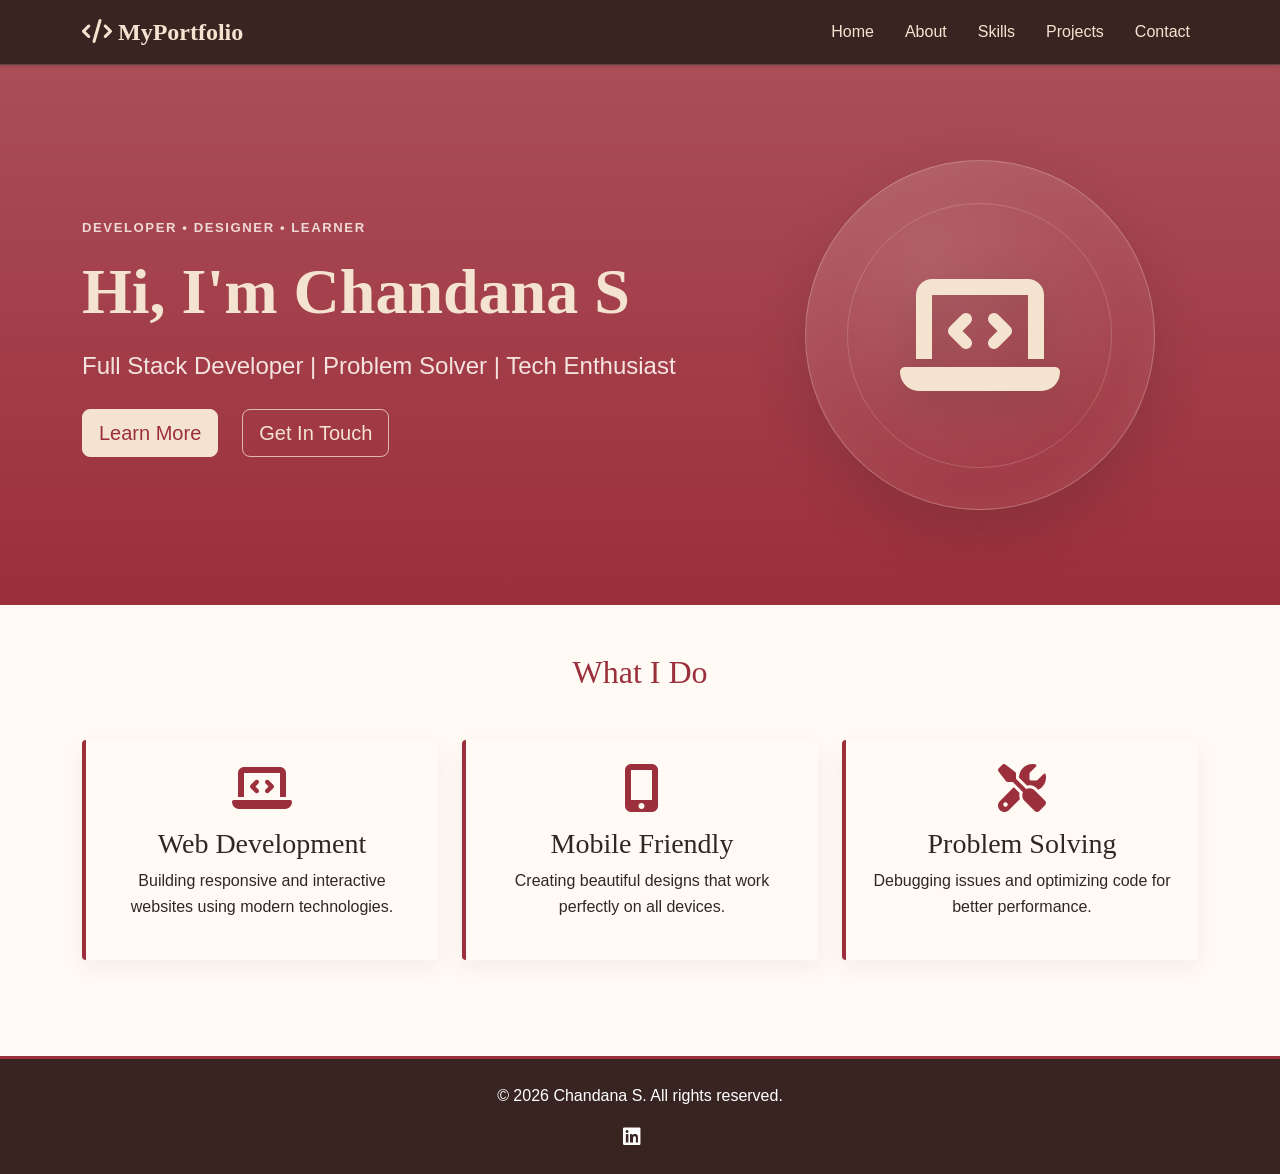
<file: index.html>
<!DOCTYPE html>
<html lang="en">
<head>
    <meta charset="UTF-8">
    <meta name="viewport" content="width=device-width, initial-scale=1.0">
    <title>Chandana S - Full Stack Developer | Portfolio</title>
    <link href="https://cdn.jsdelivr.net/npm/bootstrap@5.3.0/dist/css/bootstrap.min.css" rel="stylesheet">
    <link rel="stylesheet" href="https://cdnjs.cloudflare.com/ajax/libs/font-awesome/6.4.0/css/all.min.css">
    <link rel="stylesheet" href="style.css">
</head>
<body>
    <!-- ============ NAVIGATION BAR ============ -->
    <nav class="navbar navbar-expand-lg navbar-dark bg-dark sticky-top">
        <div class="container">
            <a class="navbar-brand fw-bold" href="index.html">
                <i class="fas fa-code"></i> MyPortfolio
            </a>
            <button class="navbar-toggler" type="button" data-bs-toggle="collapse" data-bs-target="#navbarNav">
                <span class="navbar-toggler-icon"></span>
            </button>
            
            <div class="collapse navbar-collapse" id="navbarNav">
                <ul class="navbar-nav ms-auto">
                    <li class="nav-item"><a class="nav-link active" href="index.html">Home</a></li>
                    <li class="nav-item"><a class="nav-link" href="about.html">About</a></li>
                    <li class="nav-item"><a class="nav-link" href="skills.html">Skills</a></li>
                    <li class="nav-item"><a class="nav-link" href="project.html">Projects</a></li>
                    <li class="nav-item"><a class="nav-link" href="contact.html">Contact</a></li>
                </ul>
            </div>
        </div>
    </nav>
    <section class="hero-section bg-gradient text-white d-flex align-items-center">
        <div class="container">
            <div class="row align-items-center g-5">
                <div class="col-lg-7 text-lg-start text-center">
                    <span class="eyebrow">Developer • Designer • Learner</span>
                    <h1 class="display-4 fw-bold mb-3">Hi, I'm Chandana S</h1>
                    <p class="lead mb-4">Full Stack Developer | Problem Solver | Tech Enthusiast</p>
                    <div class="hero-buttons">
                        <a href="about.html" class="btn btn-primary btn-lg me-2">Learn More</a>
                        <a href="contact.html" class="btn btn-outline-light btn-lg">Get In Touch</a>
                    </div>
                </div>
                <div class="col-lg-5">
                    <div class="hero-visual" role="img" aria-label="Developer icon">
                        <i class="fas fa-laptop-code hero-icon" aria-hidden="true"></i>
                    </div>
                </div>
            </div>
        </div>
    </section>
    <section class="features-section py-5">
        <div class="container">
            <h2 class="text-center mb-5">What I Do</h2>
            <div class="row g-4">
                <div class="col-md-4">
                    <div class="feature-card text-center p-4">
                        <i class="fas fa-laptop-code feature-icon"></i>
                        <h3>Web Development</h3>
                        <p>Building responsive and interactive websites using modern technologies.</p>
                    </div>
                </div>
                <div class="col-md-4">
                    <div class="feature-card text-center p-4">
                        <i class="fas fa-mobile-alt feature-icon"></i>
                        <h3>Mobile Friendly</h3>
                        <p>Creating beautiful designs that work perfectly on all devices.</p>
                    </div>
                </div>
                <div class="col-md-4">
                    <div class="feature-card text-center p-4">
                        <i class="fas fa-tools feature-icon"></i>
                        <h3>Problem Solving</h3>
                        <p>Debugging issues and optimizing code for better performance.</p>
                    </div>
                </div>
            </div>
        </div>
    </section>
    <footer class="bg-dark text-white py-4 mt-5">
        <div class="container text-center">
            <p>&copy; 2026 Chandana S. All rights reserved.</p>
            <div class="social-links mt-3">
                <a href="https://www.linkedin.com/in/chandanas27" target="_blank" rel="noopener noreferrer" class="text-white me-3" aria-label="LinkedIn"><i class="fab fa-linkedin fa-lg"></i></a>
            </div>
        </div>
    </footer>

  
    <script src="https://cdn.jsdelivr.net/npm/bootstrap@5.3.0/dist/js/bootstrap.bundle.min.js"></script>
    
    <script src="script.js"></script>
</body>
</html>
</file>
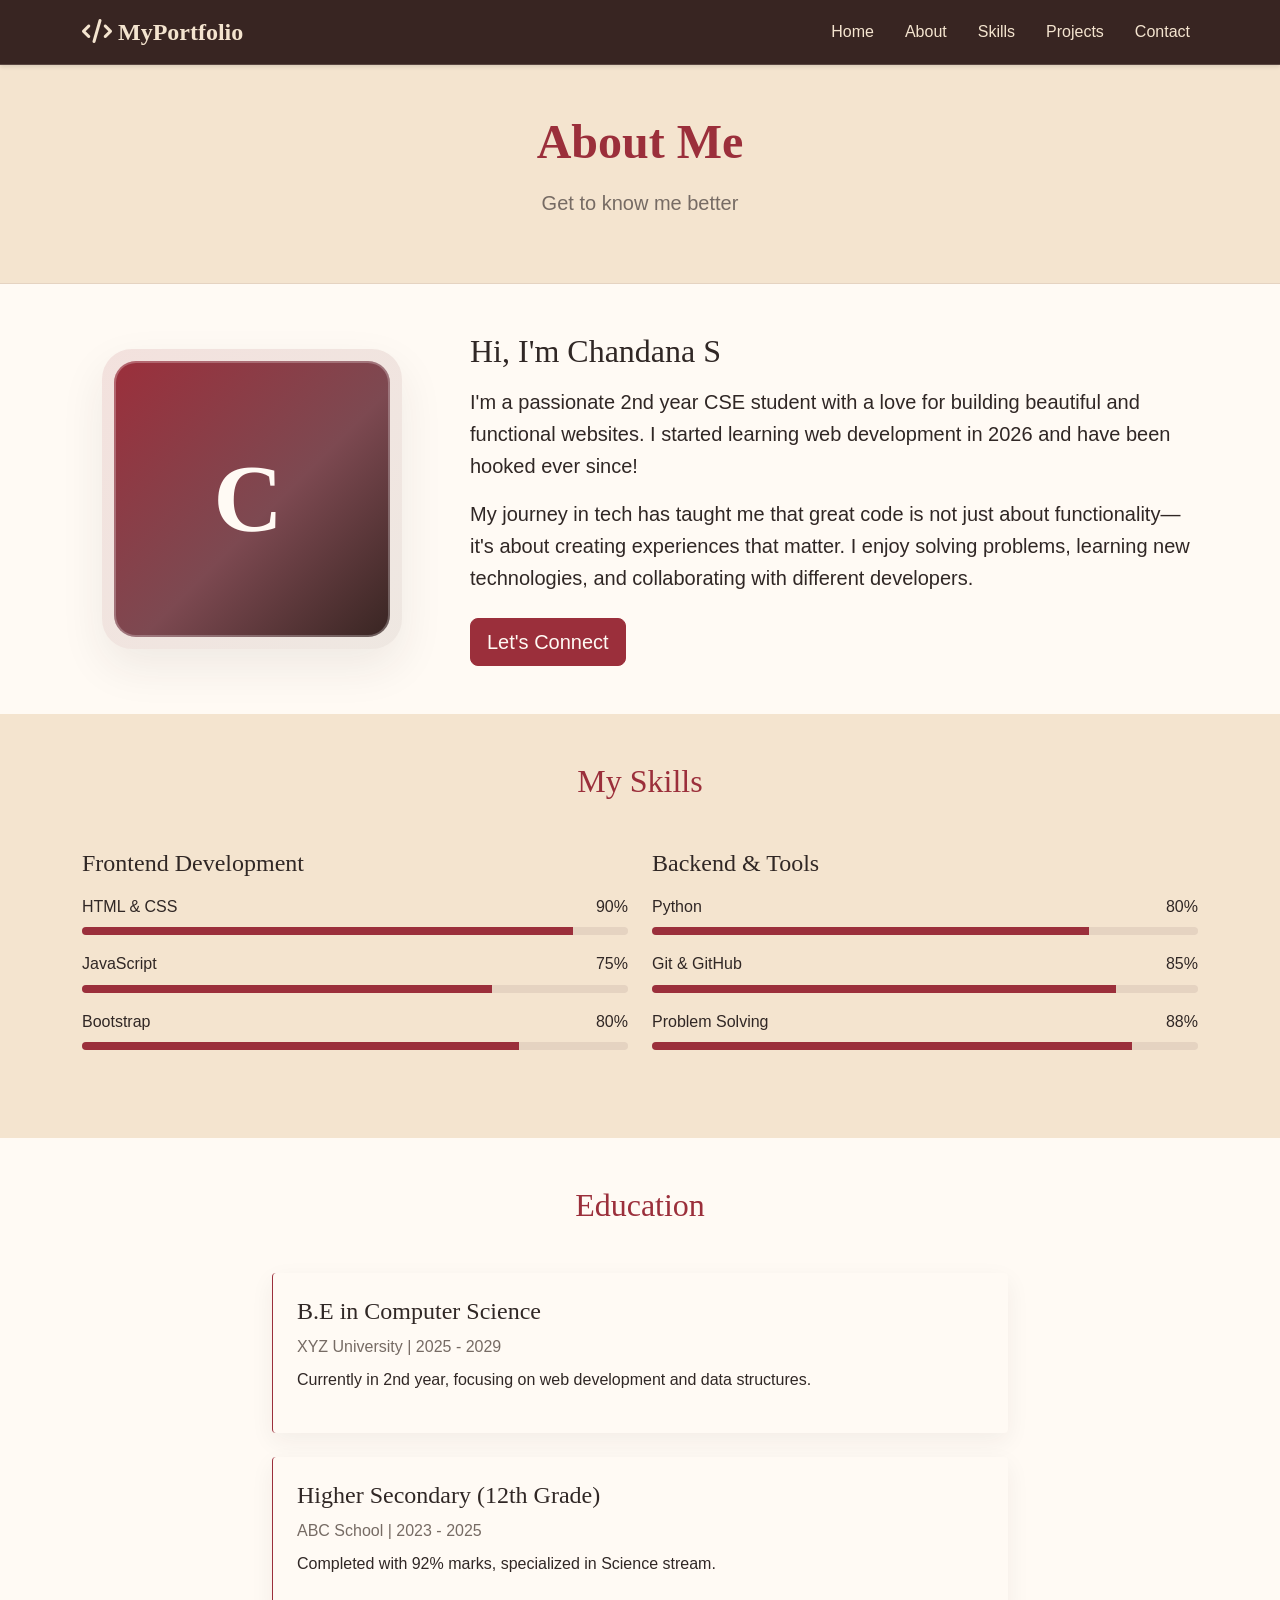
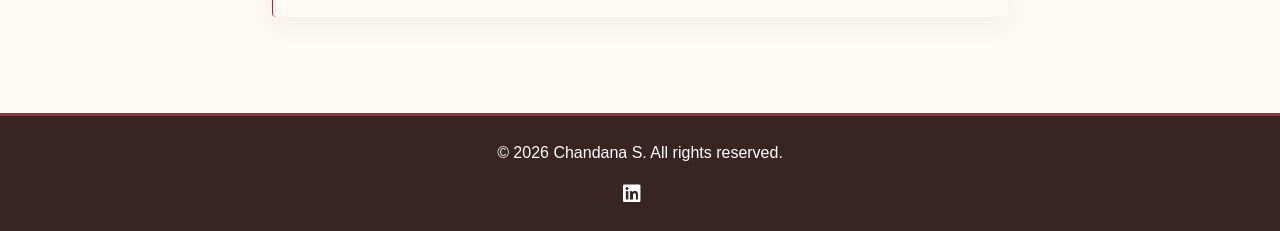
<file: about.html>
<!DOCTYPE html>
<html lang="en">
<head>
    <meta charset="UTF-8">
    <meta name="viewport" content="width=device-width, initial-scale=1.0">
    <title>About Me - Chandana S | Portfolio</title>
    <link href="https://cdn.jsdelivr.net/npm/bootstrap@5.3.0/dist/css/bootstrap.min.css" rel="stylesheet">
    <link rel="stylesheet" href="https://cdnjs.cloudflare.com/ajax/libs/font-awesome/6.4.0/css/all.min.css">
    <link rel="stylesheet" href="style.css">
</head>
<body>
    <!-- ============ NAVIGATION BAR ============ -->
    <nav class="navbar navbar-expand-lg navbar-dark bg-dark sticky-top">
        <div class="container">
            <a class="navbar-brand fw-bold" href="index.html">
                <i class="fas fa-code"></i> MyPortfolio
            </a>
            <button class="navbar-toggler" type="button" data-bs-toggle="collapse" data-bs-target="#navbarNav">
                <span class="navbar-toggler-icon"></span>
            </button>
            <div class="collapse navbar-collapse" id="navbarNav">
                <ul class="navbar-nav ms-auto">
                    <li class="nav-item"><a class="nav-link" href="index.html">Home</a></li>
                    <li class="nav-item"><a class="nav-link active" href="about.html">About</a></li>
                    <li class="nav-item"><a class="nav-link" href="skills.html">Skills</a></li>
                    <li class="nav-item"><a class="nav-link" href="project.html">Projects</a></li>
                    <li class="nav-item"><a class="nav-link" href="contact.html">Contact</a></li>
                </ul>
            </div>
        </div>
    </nav>
    <section class="about-hero bg-light py-5">
        <div class="container text-center">
            <h1 class="display-5 fw-bold mb-3">About Me</h1>
            <p class="lead text-muted">Get to know me better</p>
        </div>
    </section>
    <section class="about-content py-5">
        <div class="container">
            <div class="row align-items-center g-5">
                <div class="col-md-4 text-center">
                    <div class="profile-frame" aria-label="Initials visual for Chandana S">
                        <div class="profile-monogram"><span>C</span></div>
                    </div>
                </div>
                <div class="col-md-8">
                    <h2 class="mb-3">Hi, I'm Chandana S</h2>
                    <p class="fs-5 mb-3">
                        I'm a passionate 2nd year CSE student with a love for building beautiful and functional websites. 
                        I started learning web development in 2026 and have been hooked ever since!
                    </p>
                    <p class="fs-5 mb-4">
                        My journey in tech has taught me that great code is not just about functionality—it's about creating 
                        experiences that matter. I enjoy solving problems, learning new technologies, and collaborating with 
                        different  developers.
                    </p>
                    <a href="contact.html" class="btn btn-primary btn-lg">Let's Connect</a>
                </div>
            </div>
        </div>
    </section>

    <section class="skills-section bg-light py-5">
        <div class="container">
            <h2 class="text-center mb-5">My Skills</h2>
            <div class="row">
                <!-- Frontend Skills -->
                <div class="col-md-6 mb-4">
                    <h4 class="mb-3">Frontend Development</h4>
                    <div class="skill-item mb-3">
                        <div class="d-flex justify-content-between mb-2">
                            <span>HTML & CSS</span>
                            <span>90%</span>
                        </div>
                        <div class="progress">
                            <div class="progress-bar bg-success" style="width: 90%"></div>
                        </div>
                    </div>
                    <div class="skill-item mb-3">
                        <div class="d-flex justify-content-between mb-2">
                            <span>JavaScript</span>
                            <span>75%</span>
                        </div>
                        <div class="progress">
                            <div class="progress-bar bg-success" style="width: 75%"></div>
                        </div>
                    </div>
                    <div class="skill-item mb-3">
                        <div class="d-flex justify-content-between mb-2">
                            <span>Bootstrap</span>
                            <span>80%</span>
                        </div>
                        <div class="progress">
                            <div class="progress-bar bg-success" style="width: 80%"></div>
                        </div>
                    </div>
                </div>

                <!-- Backend Skills -->
                <div class="col-md-6 mb-4">
                    <h4 class="mb-3">Backend & Tools</h4>
                    <div class="skill-item mb-3">
                        <div class="d-flex justify-content-between mb-2">
                            <span>Python</span>
                            <span>80%</span>
                        </div>
                        <div class="progress">
                            <div class="progress-bar bg-info" style="width: 80%"></div>
                        </div>
                    </div>
                    <div class="skill-item mb-3">
                        <div class="d-flex justify-content-between mb-2">
                            <span>Git & GitHub</span>
                            <span>85%</span>
                        </div>
                        <div class="progress">
                            <div class="progress-bar bg-info" style="width: 85%"></div>
                        </div>
                    </div>
                    <div class="skill-item mb-3">
                        <div class="d-flex justify-content-between mb-2">
                            <span>Problem Solving</span>
                            <span>88%</span>
                        </div>
                        <div class="progress">
                            <div class="progress-bar bg-info" style="width: 88%"></div>
                        </div>
                    </div>
                </div>
            </div>
        </div>
    </section>
    <section class="education-section py-5">
        <div class="container">
            <h2 class="text-center mb-5">Education</h2>
            <div class="row">
                <div class="col-md-8 mx-auto">
                    <div class="education-item mb-4 p-4 border-start border-primary">
                        <h4>B.E in Computer Science</h4>
                        <p class="text-muted mb-2">XYZ University | 2025 - 2029</p>
                        <p>Currently in 2nd year, focusing on web development and data structures.</p>
                    </div>
                    <div class="education-item p-4 border-start border-success">
                        <h4>Higher Secondary (12th Grade)</h4>
                        <p class="text-muted mb-2">ABC School | 2023 - 2025</p>
                        <p>Completed with 92% marks, specialized in Science stream.</p>
                    </div>
                </div>
            </div>
        </div>
    </section>

    <!-- ============ FOOTER ============ -->
    <footer class="bg-dark text-white py-4 mt-5">
        <div class="container text-center">
            <p>&copy; 2026 Chandana S. All rights reserved.</p>
            <div class="social-links mt-3">
                <a href="https://www.linkedin.com/in/chandanas27" target="_blank" rel="noopener noreferrer" class="text-white me-3" aria-label="LinkedIn"><i class="fab fa-linkedin fa-lg"></i></a>
            </div>
        </div>
    </footer>

    <script src="https://cdn.jsdelivr.net/npm/bootstrap@5.3.0/dist/js/bootstrap.bundle.min.js"></script>
    <script src="script.js"></script>
</body>
</html>
</file>
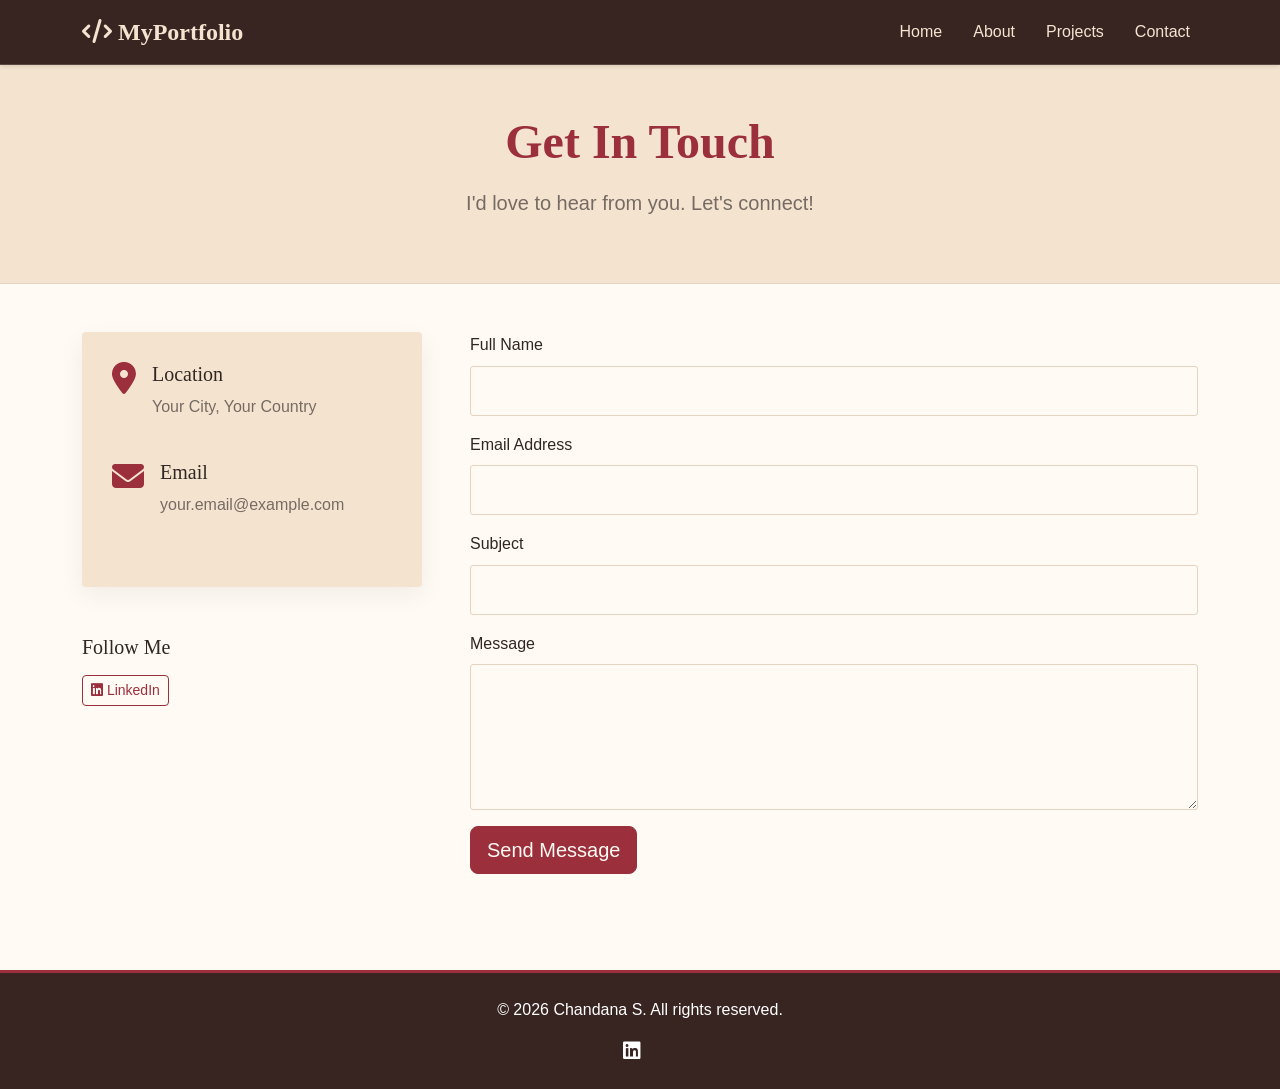
<file: contact.html>
<!DOCTYPE html>
<html lang="en">
<head>
    <meta charset="UTF-8">
    <meta name="viewport" content="width=device-width, initial-scale=1.0">
    <title>Contact Me - Chandana S| Portfolio</title>
    <link href="https://cdn.jsdelivr.net/npm/bootstrap@5.3.0/dist/css/bootstrap.min.css" rel="stylesheet">
    <link rel="stylesheet" href="https://cdnjs.cloudflare.com/ajax/libs/font-awesome/6.4.0/css/all.min.css">
    <link rel="stylesheet" href="style.css">
</head>
<body>
    <!-- ============ NAVIGATION BAR ============ -->
    <nav class="navbar navbar-expand-lg navbar-dark bg-dark sticky-top">
        <div class="container">
            <a class="navbar-brand fw-bold" href="index.html">
                <i class="fas fa-code"></i> MyPortfolio
            </a>
            <button class="navbar-toggler" type="button" data-bs-toggle="collapse" data-bs-target="#navbarNav">
                <span class="navbar-toggler-icon"></span>
            </button>
            <div class="collapse navbar-collapse" id="navbarNav">
                <ul class="navbar-nav ms-auto">
                    <li class="nav-item"><a class="nav-link" href="index.html">Home</a></li>
                    <li class="nav-item"><a class="nav-link" href="about.html">About</a></li>
                    <li class="nav-item"><a class="nav-link" href="project.html">Projects</a></li>
                    <li class="nav-item"><a class="nav-link active" href="contact.html">Contact</a></li>
                </ul>
            </div>
        </div>
    </nav>
    <section class="contact-hero bg-light py-5">
        <div class="container text-center">
            <h1 class="display-5 fw-bold mb-3">Get In Touch</h1>
            <p class="lead text-muted">I'd love to hear from you. Let's connect!</p>
        </div>
    </section>
    <section class="contact-section py-5">
        <div class="container">
            <div class="row g-5">
                <div class="col-md-4">
                    <div class="contact-info mb-4">
                        <div class="info-item d-flex mb-4">
                            <i class="fas fa-map-marker-alt fa-2x text-primary me-3"></i>
                            <div>
                                <h5>Location</h5>
                                <p class="text-muted">Your City, Your Country</p>
                            </div>
                        </div>
                        <div class="info-item d-flex mb-4">
                            <i class="fas fa-envelope fa-2x text-primary me-3"></i>
                            <div>
                                <h5>Email</h5>
                                <p class="text-muted">your.email@example.com</p>
                            </div>
                        </div>
                    </div>
                    <div class="social-links mt-5">
                        <h5 class="mb-3">Follow Me</h5>
                        <a href="https://www.linkedin.com/in/chandana-s/" target="_blank" rel="noopener noreferrer" class="btn btn-outline-primary btn-sm me-2">
                            <i class="fab fa-linkedin"></i> LinkedIn
                        </a>
                    </div>
                </div>
                <div class="col-md-8">
                    <form id="contactForm" novalidate>
                        <div class="mb-3">
                            <label for="name" class="form-label">Full Name</label>
                            <input type="text" class="form-control" id="name" name="name" required>
                            <div class="invalid-feedback">Please provide a name.</div>
                        </div>

                        <div class="mb-3">
                            <label for="email" class="form-label">Email Address</label>
                            <input type="email" class="form-control" id="email" name="email" required>
                            <div class="invalid-feedback">Please provide a valid email.</div>
                        </div>

                        <div class="mb-3">
                            <label for="subject" class="form-label">Subject</label>
                            <input type="text" class="form-control" id="subject" name="subject" required>
                            <div class="invalid-feedback">Please provide a subject.</div>
                        </div>

                        <div class="mb-3">
                            <label for="message" class="form-label">Message</label>
                            <textarea class="form-control" id="message" name="message" rows="5" required></textarea>
                            <div class="invalid-feedback">Please provide a message.</div>
                        </div>

                        <button type="submit" class="btn btn-primary btn-lg">Send Message</button>
                    </form>
                    <div id="successMessage" class="alert alert-success d-none mt-3">
                        <i class="fas fa-check-circle"></i> Thank you! Your message has been sent successfully.
                    </div>
                </div>
            </div>
        </div>
    </section>
    <footer class="bg-dark text-white py-4 mt-5">
        <div class="container text-center">
            <p>&copy; 2026 Chandana S. All rights reserved.</p>
            <div class="social-links mt-3">
                <a href="https://www.linkedin.com/in/chandanas27" target="_blank" rel="noopener noreferrer" class="text-white me-3" aria-label="LinkedIn"><i class="fab fa-linkedin fa-lg"></i></a>
            </div>
        </div>
    </footer>

    <script src="https://cdn.jsdelivr.net/npm/bootstrap@5.3.0/dist/js/bootstrap.bundle.min.js"></script>
    <script src="script.js"></script>
</body>
</html>
</file>
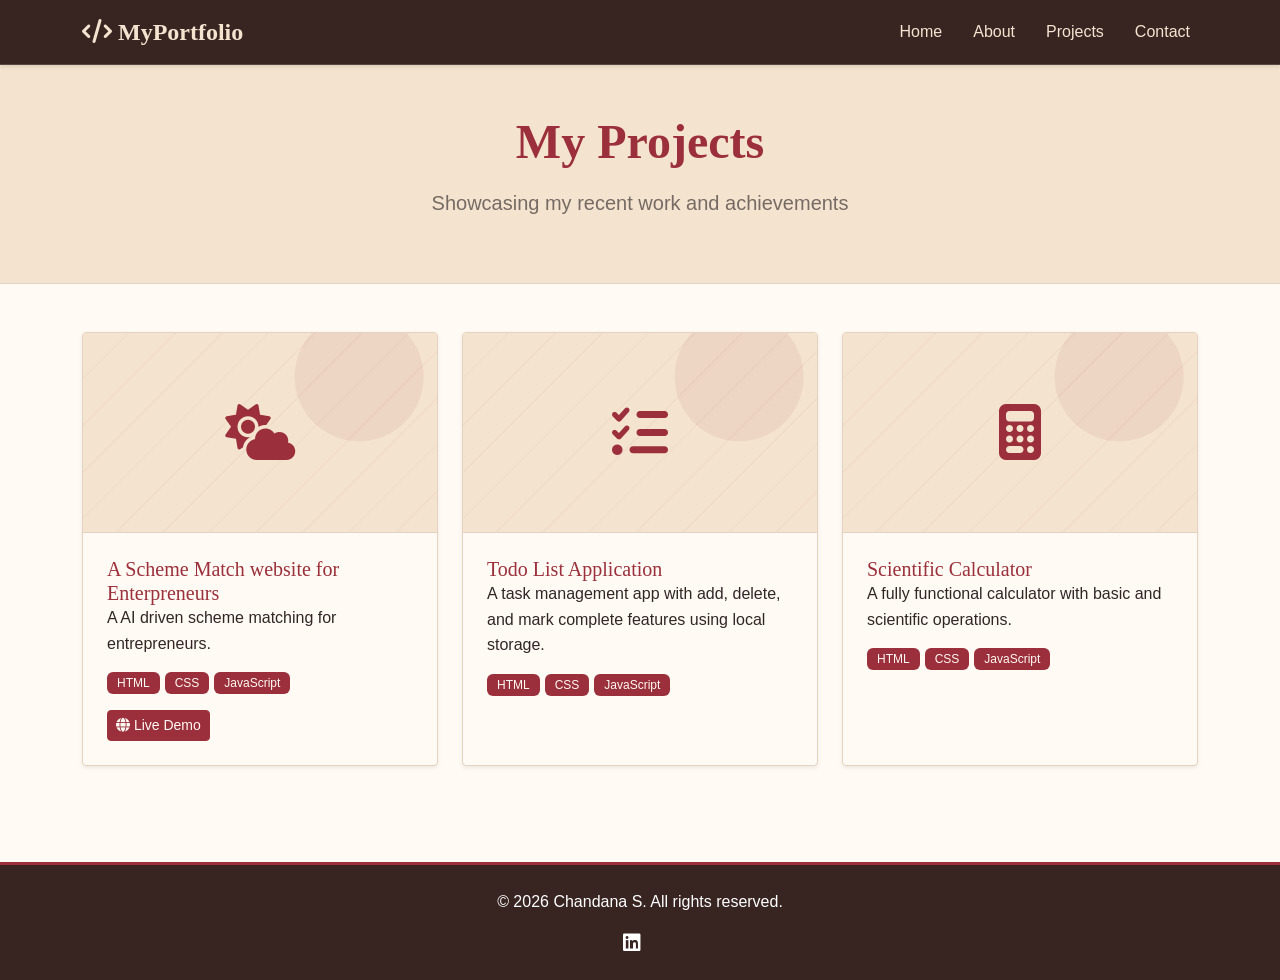
<file: project.html>
<!DOCTYPE html>
<html lang="en">
<head>
    <meta charset="UTF-8">
    <meta name="viewport" content="width=device-width, initial-scale=1.0">
    <title>My Projects - John Doe | Portfolio</title>
    <link href="https://cdn.jsdelivr.net/npm/bootstrap@5.3.0/dist/css/bootstrap.min.css" rel="stylesheet">
    <link rel="stylesheet" href="https://cdnjs.cloudflare.com/ajax/libs/font-awesome/6.4.0/css/all.min.css">
    <link rel="stylesheet" href="style.css">
</head>
<body>
    <!-- ============ NAVIGATION BAR ============ -->
    <nav class="navbar navbar-expand-lg navbar-dark bg-dark sticky-top">
        <div class="container">
            <a class="navbar-brand fw-bold" href="index.html">
                <i class="fas fa-code"></i> MyPortfolio
            </a>
            <button class="navbar-toggler" type="button" data-bs-toggle="collapse" data-bs-target="#navbarNav">
                <span class="navbar-toggler-icon"></span>
            </button>
            <div class="collapse navbar-collapse" id="navbarNav">
                <ul class="navbar-nav ms-auto">
                    <li class="nav-item"><a class="nav-link" href="index.html">Home</a></li>
                    <li class="nav-item"><a class="nav-link" href="about.html">About</a></li>
                    <li class="nav-item"><a class="nav-link active" href="project.html">Projects</a></li>
                    <li class="nav-item"><a class="nav-link" href="contact.html">Contact</a></li>
                </ul>
            </div>
        </div>
    </nav>
    <section class="projects-hero bg-light py-5">
        <div class="container text-center">
            <h1 class="display-5 fw-bold mb-3">My Projects</h1>
            <p class="lead text-muted">Showcasing my recent work and achievements</p>
        </div>
    </section>

    <section class="projects-section py-5">
        <div class="container">
            <div class="row g-4">
                <div class="col-md-6 col-lg-4">
                    <div class="project-card h-100 shadow-sm">
                        <div class="portfolio-visual project-visual" role="img" aria-label="Weather application preview placeholder">
                            <i class="fas fa-cloud-sun" aria-hidden="true"></i>
                        </div>
                        <div class="card-body">
                            <h5 class="card-title">A Scheme Match website for Enterpreneurs</h5>
                            <p class="card-text">A AI driven scheme matching for entrepreneurs.</p>
                            <div class="tech-stack mb-3">
                                <span class="badge bg-primary">HTML</span>
                                <span class="badge bg-success">CSS</span>
                                <span class="badge bg-warning">JavaScript</span>
                            </div>
                            <a href="https://youtu.be/iQd5d25tSx4?si=Rx1zRJiFV33viWpL" class="btn btn-sm btn-primary">
                                <i class="fas fa-globe"></i> Live Demo
                            </a>
                        </div>
                    </div>
                </div>
                <div class="col-md-6 col-lg-4">
                    <div class="project-card h-100 shadow-sm">
                        <div class="portfolio-visual project-visual" role="img" aria-label="Todo application preview placeholder">
                            <i class="fas fa-list-check" aria-hidden="true"></i>
                        </div>
                        <div class="card-body">
                            <h5 class="card-title">Todo List Application</h5>
                            <p class="card-text">A task management app with add, delete, and mark complete features using local storage.</p>
                            <div class="tech-stack mb-3">
                                <span class="badge bg-primary">HTML</span>
                                <span class="badge bg-success">CSS</span>
                                <span class="badge bg-warning">JavaScript</span>
                            </div>
                        </div>
                    </div>
                </div>
                <div class="col-md-6 col-lg-4">
                    <div class="project-card h-100 shadow-sm">
                        <div class="portfolio-visual project-visual" role="img" aria-label="Scientific calculator preview placeholder">
                            <i class="fas fa-calculator" aria-hidden="true"></i>
                        </div>
                        <div class="card-body">
                            <h5 class="card-title">Scientific Calculator</h5>
                            <p class="card-text">A fully functional calculator with basic and scientific operations.</p>
                            <div class="tech-stack mb-3">
                                <span class="badge bg-primary">HTML</span>
                                <span class="badge bg-success">CSS</span>
                                <span class="badge bg-warning">JavaScript</span>
                            </div>
                        </div>
                    </div>
                </div>
            </div>
        </div>
    </section>

    <!-- ============ FOOTER ============ -->
    <footer class="bg-dark text-white py-4 mt-5">
        <div class="container text-center">
            <p>&copy; 2026 Chandana S. All rights reserved.</p>
            <div class="social-links mt-3">
                <a href="https://www.linkedin.com/in/chandanas27" target="_blank" rel="noopener noreferrer" class="text-white me-3" aria-label="LinkedIn"><i class="fab fa-linkedin fa-lg"></i></a>
            </div>
        </div>
    </footer>

    <script src="https://cdn.jsdelivr.net/npm/bootstrap@5.3.0/dist/js/bootstrap.bundle.min.js"></script>
    <script src="script.js"></script>
</body>
</html>
</file>
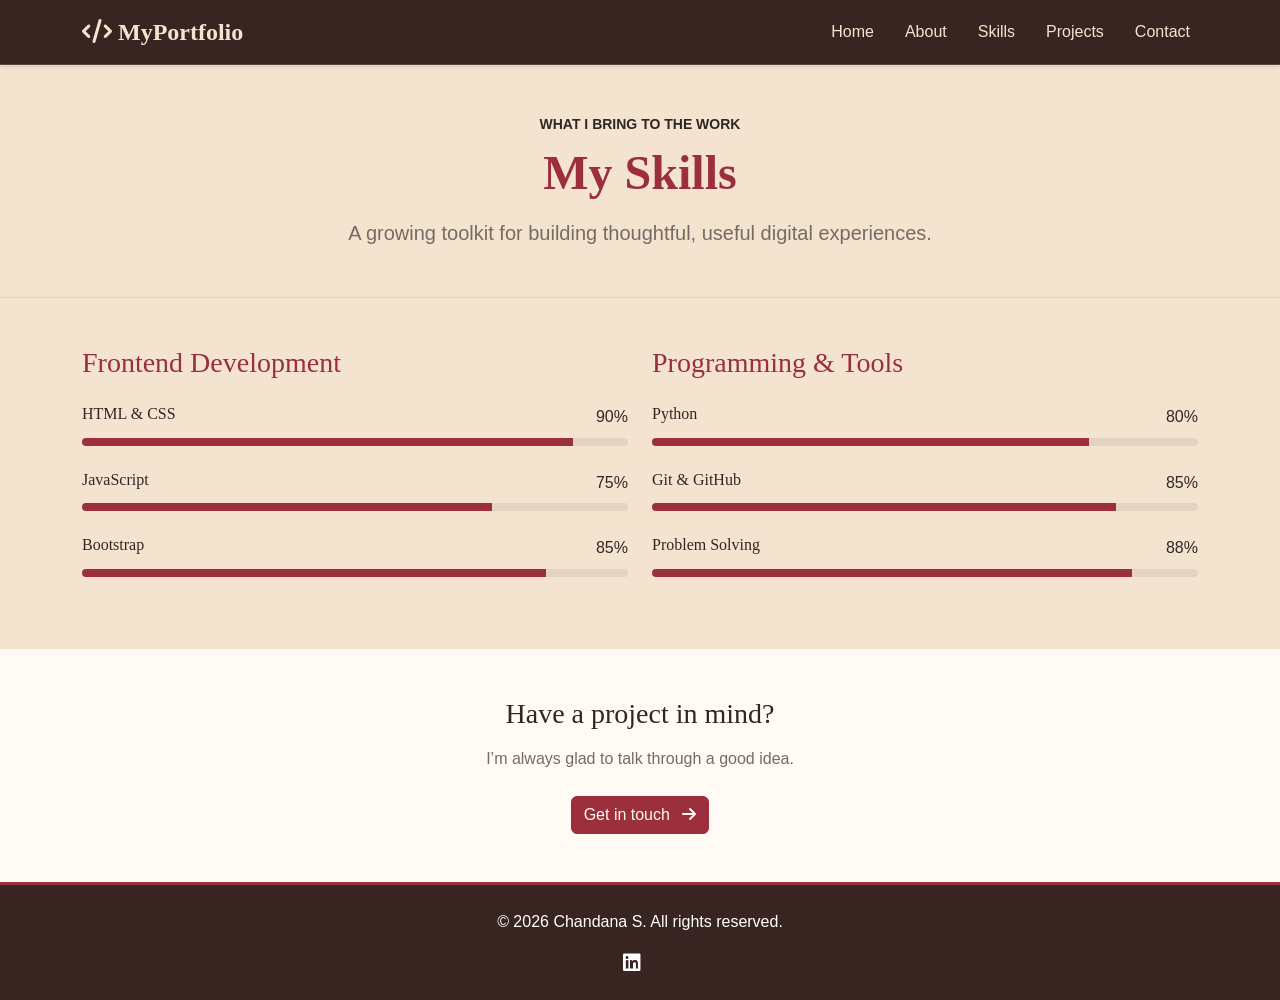
<file: skills.html>
<!DOCTYPE html>
<html lang="en">
<head>
	<meta charset="UTF-8">
	<meta name="viewport" content="width=device-width, initial-scale=1.0">
	<meta name="description" content="Explore Chandana S's frontend, programming, and development skills.">
	<title>Skills - Chandana S | Portfolio</title>
	<link href="https://cdn.jsdelivr.net/npm/bootstrap@5.3.0/dist/css/bootstrap.min.css" rel="stylesheet">
	<link rel="stylesheet" href="https://cdnjs.cloudflare.com/ajax/libs/font-awesome/6.4.0/css/all.min.css">
	<link rel="stylesheet" href="style.css">
</head>
<body>
	<nav class="navbar navbar-expand-lg navbar-dark bg-dark sticky-top">
		<div class="container">
			<a class="navbar-brand fw-bold" href="index.html">
				<i class="fas fa-code" aria-hidden="true"></i> MyPortfolio
			</a>
			<button class="navbar-toggler" type="button" data-bs-toggle="collapse" data-bs-target="#navbarNav" aria-controls="navbarNav" aria-expanded="false" aria-label="Toggle navigation">
				<span class="navbar-toggler-icon"></span>
			</button>
			<div class="collapse navbar-collapse" id="navbarNav">
				<ul class="navbar-nav ms-auto">
					<li class="nav-item"><a class="nav-link" href="index.html">Home</a></li>
					<li class="nav-item"><a class="nav-link" href="about.html">About</a></li>
					<li class="nav-item"><a class="nav-link active" href="skills.html" aria-current="page">Skills</a></li>
					<li class="nav-item"><a class="nav-link" href="project.html">Projects</a></li>
					<li class="nav-item"><a class="nav-link" href="contact.html">Contact</a></li>
				</ul>
			</div>
		</div>
	</nav>

	<main>
		<section class="about-hero bg-light py-5">
			<div class="container text-center">
				<p class="text-uppercase small fw-semibold mb-2">What I bring to the work</p>
				<h1 class="display-5 fw-bold mb-3">My Skills</h1>
				<p class="lead text-muted mb-0">A growing toolkit for building thoughtful, useful digital experiences.</p>
			</div>
		</section>

		<section class="skills-section bg-light py-5">
			<div class="container">
				<div class="row g-4">
					<section class="col-lg-6" aria-labelledby="frontend-heading">
						<h2 class="h3 mb-4" id="frontend-heading">Frontend Development</h2>
						<div class="skill-item mb-4">
							<div class="d-flex justify-content-between mb-2">
								<h3 class="h6 mb-0">HTML &amp; CSS</h3>
								<span>90%</span>
							</div>
							<div class="progress" role="progressbar" aria-label="HTML and CSS proficiency" aria-valuenow="90" aria-valuemin="0" aria-valuemax="100">
								<div class="progress-bar" style="width: 90%"></div>
							</div>
						</div>
						<div class="skill-item mb-4">
							<div class="d-flex justify-content-between mb-2">
								<h3 class="h6 mb-0">JavaScript</h3>
								<span>75%</span>
							</div>
							<div class="progress" role="progressbar" aria-label="JavaScript proficiency" aria-valuenow="75" aria-valuemin="0" aria-valuemax="100">
								<div class="progress-bar" style="width: 75%"></div>
							</div>
						</div>
						<div class="skill-item mb-4">
							<div class="d-flex justify-content-between mb-2">
								<h3 class="h6 mb-0">Bootstrap</h3>
								<span>85%</span>
							</div>
							<div class="progress" role="progressbar" aria-label="Bootstrap proficiency" aria-valuenow="85" aria-valuemin="0" aria-valuemax="100">
								<div class="progress-bar" style="width: 85%"></div>
							</div>
						</div>
					</section>

					<section class="col-lg-6" aria-labelledby="tools-heading">
						<h2 class="h3 mb-4" id="tools-heading">Programming &amp; Tools</h2>
						<div class="skill-item mb-4">
							<div class="d-flex justify-content-between mb-2">
								<h3 class="h6 mb-0">Python</h3>
								<span>80%</span>
							</div>
							<div class="progress" role="progressbar" aria-label="Python proficiency" aria-valuenow="80" aria-valuemin="0" aria-valuemax="100">
								<div class="progress-bar" style="width: 80%"></div>
							</div>
						</div>
						<div class="skill-item mb-4">
							<div class="d-flex justify-content-between mb-2">
								<h3 class="h6 mb-0">Git &amp; GitHub</h3>
								<span>85%</span>
							</div>
							<div class="progress" role="progressbar" aria-label="Git and GitHub proficiency" aria-valuenow="85" aria-valuemin="0" aria-valuemax="100">
								<div class="progress-bar" style="width: 85%"></div>
							</div>
						</div>
						<div class="skill-item mb-4">
							<div class="d-flex justify-content-between mb-2">
								<h3 class="h6 mb-0">Problem Solving</h3>
								<span>88%</span>
							</div>
							<div class="progress" role="progressbar" aria-label="Problem solving proficiency" aria-valuenow="88" aria-valuemin="0" aria-valuemax="100">
								<div class="progress-bar" style="width: 88%"></div>
							</div>
						</div>
					</section>
				</div>
			</div>
		</section>

		<section class="py-5 text-center">
			<div class="container">
				<h2 class="h3 mb-3">Have a project in mind?</h2>
				<p class="text-muted mb-4">I’m always glad to talk through a good idea.</p>
				<a class="btn btn-primary" href="contact.html">Get in touch <i class="fas fa-arrow-right ms-2" aria-hidden="true"></i></a>
			</div>
		</section>
	</main>

	<footer class="bg-dark text-white py-4">
		<div class="container text-center">
			<p class="mb-0">&copy; 2026 Chandana S. All rights reserved.</p>
			<div class="social-links mt-3">
				<a href="https://www.linkedin.com/in/chandanas27" target="_blank" rel="noopener noreferrer" class="text-white me-3" aria-label="LinkedIn"><i class="fab fa-linkedin fa-lg" aria-hidden="true"></i></a>
			</div>
		</div>
	</footer>

	<script src="https://cdn.jsdelivr.net/npm/bootstrap@5.3.0/dist/js/bootstrap.bundle.min.js"></script>
	<script src="script.js"></script>
</body>
</html>
</file>
<file: style.css>
:root {
    --primary-color: #9b2f3b;
    --secondary-color: #76635d;
    --success-color: #6a7650;
    --danger-color: #9b2f3b;
    --light-bg: #f4e4cf;
    --dark-bg: #382522;
    --bisque: #f4e4cf;
    --atlas-red: #9b2f3b;
    --paper: #fffaf4;
    --ink: #302725;
    --muted: #766b64;
    --line: #e5d3c1;
    --transition: all 0.3s ease;
}

* {
    margin: 0;
    padding: 0;
    box-sizing: border-box;
}

body {
    font-family: 'Segoe UI', Tahoma, Geneva, Verdana, sans-serif;
    line-height: 1.6;
    color: #333;
}
.navbar {
    box-shadow: 0 2px 4px rgba(0, 0, 0, 0.1);
}

.navbar-brand {
    font-size: 1.5rem;
    transition: var(--transition);
}

.navbar-brand:hover {
    color: var(--primary-color) !important;
}

.navbar-nav .nav-link {
    margin-left: 15px;
    transition: var(--transition);
    position: relative;
}

.navbar-nav .nav-link:after {
    content: '';
    position: absolute;
    bottom: -5px;
    left: 0;
    width: 0;
    height: 2px;
    background-color: var(--primary-color);
    transition: var(--transition);
}

.navbar-nav .nav-link:hover:after,
.navbar-nav .nav-link.active:after {
    width: 100%;
}

.hero-section {
    min-height: 600px;
    background: linear-gradient(135deg, #667eea 0%, #764ba2 100%);
    animation: fadeInDown 1s ease;
}

.hero-section .container {
    position: relative;
    z-index: 1;
}

.eyebrow {
    display: inline-block;
    font-size: 0.82rem;
    letter-spacing: 0.12em;
    text-transform: uppercase;
    font-weight: 700;
    color: rgba(255, 250, 244, 0.82);
    margin-bottom: 1rem;
}

.hero-section h1 {
    font-size: 3.5rem;
    text-shadow: 2px 2px 4px rgba(0, 0, 0, 0.3);
    animation: slideInUp 0.8s ease;
}

.hero-section .lead {
    font-size: 1.5rem;
    animation: slideInUp 0.9s ease;
}

.hero-buttons {
    display: flex;
    gap: 1rem;
    justify-content: center;
    align-items: center;
    flex-wrap: wrap;
}

.hero-section .text-lg-start .hero-buttons {
    justify-content: flex-start;
}

.hero-visual {
    position: relative;
    display: grid;
    place-items: center;
    width: 100%;
    max-width: 350px;
    aspect-ratio: 1;
    margin: 0 auto;
    border: 1px solid rgba(244, 228, 207, 0.3);
    border-radius: 50%;
    background: radial-gradient(circle at 35% 30%, rgba(255, 250, 244, 0.16), rgba(255, 250, 244, 0.035) 68%);
    box-shadow: inset 0 0 45px rgba(255, 250, 244, 0.06), 0 24px 55px rgba(56, 37, 34, 0.2);
}

.hero-visual::before {
    position: absolute;
    inset: 12%;
    border: 1px solid rgba(244, 228, 207, 0.2);
    border-radius: 50%;
    content: "";
}

.hero-icon {
    color: var(--bisque);
    font-size: clamp(5rem, 12vw, 8rem);
    filter: drop-shadow(0 12px 20px rgba(56, 37, 34, 0.22));
}


.features-section {
    background-color: #fff;
}

.feature-card {
    background-color: var(--light-bg);
    border-radius: 10px;
    transition: var(--transition);
    border-left: 4px solid var(--primary-color);
}

.feature-card:hover {
    transform: translateY(-10px);
    box-shadow: 0 10px 20px rgba(0, 0, 0, 0.1);
}

.feature-icon {
    font-size: 3rem;
    color: var(--primary-color);
    margin-bottom: 15px;
}

.about-hero {
    background-color: var(--light-bg);
    border-bottom: 1px solid #dee2e6;
}

.profile-frame {
    width: 300px;
    height: 300px;
    margin: 0 auto;
    padding: 12px;
    border-radius: 30px;
    background: linear-gradient(135deg, rgba(155, 47, 59, 0.12), rgba(118, 99, 93, 0.12));
    box-shadow: 0 18px 45px rgba(56, 37, 34, 0.08);
    display: grid;
    place-items: center;
}

.profile-monogram {
    width: 100%;
    height: 100%;
    border-radius: 22px;
    display: grid;
    place-items: center;
    background: linear-gradient(135deg, var(--atlas-red), #7d4951 55%, var(--dark-bg));
    color: var(--paper);
    font-family: Georgia, 'Times New Roman', serif;
    font-size: 6rem;
    font-weight: 700;
    letter-spacing: 0.08em;
    box-shadow: inset 0 0 0 2px rgba(255,255,255,0.25);
}

.profile-monogram:hover {
    transform: scale(1.03);
    box-shadow: 0 10px 30px rgba(155, 47, 59, 0.2);
}


.skill-item {
    transition: var(--transition);
}

.skill-item:hover {
    padding-left: 10px;
}

.progress {
    height: 8px;
    border-radius: 5px;
    background-color: #e9ecef;
}

.progress-bar {
    transition: width 1s ease;
    animation: slideInLeft 1s ease;
}

.education-item {
    background-color: #f8f9fa;
    border-radius: 8px;
    transition: var(--transition);
}

.education-item:hover {
    background-color: #e9ecef;
    transform: translateX(10px);
}

.project-card {
    border: none;
    border-radius: 10px;
    overflow: hidden;
    transition: var(--transition);
    cursor: pointer;
}

.project-card:hover {
    transform: translateY(-15px);
    box-shadow: 0 15px 40px rgba(0, 0, 0, 0.15);
}

.project-card img {
    height: 200px;
    object-fit: cover;
    transition: var(--transition);
}

.project-card:hover img {
    transform: scale(1.1);
}

.tech-stack {
    display: flex;
    flex-wrap: wrap;
    gap: 5px;
}

.badge {
    padding: 5px 10px;
    font-weight: 500;
}


.contact-section {
    background-color: #fff;
}

.contact-info {
    background-color: var(--light-bg);
    padding: 30px;
    border-radius: 10px;
}

.info-item {
    transition: var(--transition);
}

.info-item:hover {
    transform: translateX(10px);
}

.form-control {
    border: 2px solid #e9ecef;
    border-radius: 8px;
    padding: 12px;
    transition: var(--transition);
}

.form-control:focus {
    border-color: var(--primary-color);
    box-shadow: 0 0 0 0.2rem rgba(0, 123, 255, 0.25);
}



footer {
    background-color: var(--dark-bg);
    border-top: 3px solid var(--primary-color);
}

.social-links a {
    transition: var(--transition);
    text-decoration: none;
}

.social-links a:hover {
    transform: translateY(-5px);
    opacity: 0.8;
}


@keyframes fadeInDown {
    from {
        opacity: 0;
        transform: translateY(-30px);
    }
    to {
        opacity: 1;
        transform: translateY(0);
    }
}

@keyframes slideInUp {
    from {
        opacity: 0;
        transform: translateY(30px);
    }
    to {
        opacity: 1;
        transform: translateY(0);
    }
}

@keyframes slideInLeft {
    from {
        opacity: 0;
        transform: translateX(-30px);
    }
    to {
        opacity: 1;
        transform: translateX(0);
    }
}


@media (max-width: 768px) {
    .hero-section h1 {
        font-size: 2.5rem;
    }

    .hero-visual {
        max-width: 320px;
    }

    .profile-frame {
        width: 220px;
        height: 220px;
    }

    .profile-monogram {
        font-size: 4.2rem;
    }

    .feature-card {
        margin-bottom: 20px;
    }

    .navbar-nav .nav-link {
        margin-left: 0;
        padding: 10px 0;
    }
}

@media (max-width: 576px) {
    .hero-section {
        min-height: 400px;
    }

    .hero-section h1 {
        font-size: 1.8rem;
    }

    .hero-section .lead {
        font-size: 1rem;
    }

    .display-5 {
        font-size: 2rem;
    }
}



.bg-gradient {
    background: linear-gradient(135deg, #667eea 0%, #764ba2 100%);
}

.btn-primary {
    background-color: var(--primary-color);
    border-color: var(--primary-color);
    transition: var(--transition);
}

.btn-primary:hover {
    background-color: #0056b3;
    border-color: #0056b3;
    transform: translateY(-2px);
    box-shadow: 0 5px 15px rgba(0, 123, 255, 0.4);
}

.btn-outline-primary:hover {
    background-color: var(--primary-color);
    border-color: var(--primary-color);
    transform: translateY(-2px);
}

/* Scrollbar Styling */
::-webkit-scrollbar {
    width: 10px;
}

::-webkit-scrollbar-track {
    background: #f1f1f1;
}

::-webkit-scrollbar-thumb {
    background: var(--primary-color);
    border-radius: 5px;
}

::-webkit-scrollbar-thumb:hover {
    background: #0056b3;
}
.back-to-top {
    position: fixed;
    bottom: 30px;
    right: 30px;
    display: none;
    width: 50px;
    height: 50px;
    border-radius: 50%;
    z-index: 999;
    font-size: 20px;
    transition: var(--transition);
}

.back-to-top:hover {
    transform: translateY(-5px);
    box-shadow: 0 5px 15px rgba(0, 123, 255, 0.4);
}

@media (max-width: 768px) {
    .back-to-top {
        width: 40px;
        height: 40px;
        bottom: 20px;
        right: 20px;
        font-size: 16px;
    }
}

body {
    font-family: 'Trebuchet MS', 'Segoe UI', sans-serif;
    color: var(--ink);
    background-color: var(--paper);
}

h1, h2, h3, h4, h5, .navbar-brand {
    font-family: Georgia, 'Times New Roman', serif;
}

.navbar {
    background-color: var(--dark-bg) !important;
    border-bottom: 1px solid rgba(244, 228, 207, 0.18);
}

.navbar-brand,
.navbar-nav .nav-link {
    color: var(--bisque) !important;
}

.navbar-nav .nav-link:hover,
.navbar-nav .nav-link.active,
.navbar-brand:hover {
    color: var(--paper) !important;
}

.navbar-nav .nav-link:after {
    background-color: var(--bisque);
}

.hero-section,
.bg-gradient {
    background-color: var(--atlas-red);
    background-image: repeating-linear-gradient(135deg, transparent 0, transparent 78px, rgba(244, 228, 207, 0.045) 79px, rgba(244, 228, 207, 0.045) 80px);
}

.hero-section {
    min-height: 540px;
}

.hero-section h1,
.hero-section .display-4 {
    color: var(--bisque);
    font-size: 4rem;
    text-shadow: none;
}

.hero-section .lead {
    color: rgba(255, 250, 244, 0.88);
}

.hero-section .btn-primary {
    background-color: var(--bisque);
    border-color: var(--bisque);
    color: var(--atlas-red);
}

.hero-section .btn-primary:hover {
    background-color: var(--paper);
    border-color: var(--paper);
}

.hero-section .btn-outline-light {
    color: var(--bisque);
    border-color: rgba(244, 228, 207, 0.75);
}

.hero-section .btn-outline-light:hover {
    color: var(--atlas-red);
    background-color: var(--bisque);
}

.features-section,
.about-content,
.education-section,
.projects-section,
.contact-section {
    background-color: var(--paper);
}

.about-hero,
.projects-hero,
.contact-hero,
.skills-section {
    background-color: var(--bisque) !important;
}

.about-hero,
.projects-hero,
.contact-hero {
    border-bottom: 1px solid var(--line);
}

.display-5,
.features-section h2,
.skills-section h2,
.education-section h2 {
    color: var(--atlas-red);
}

.text-muted {
    color: var(--muted) !important;
}

.text-primary,
.feature-icon {
    color: var(--atlas-red) !important;
}

.feature-card,
.education-item,
.contact-info {
    background-color: var(--paper);
    border-radius: 4px;
    box-shadow: 0 8px 24px rgba(56, 37, 34, 0.06);
}

.feature-card {
    border-left-color: var(--atlas-red);
}

.profile-img {
    border-color: var(--atlas-red);
}

.profile-img:hover {
    box-shadow: 0 10px 30px rgba(155, 47, 59, 0.2);
}

.progress {
    background-color: var(--line);
}

.progress-bar,
.bg-primary,
.bg-success,
.bg-info,
.bg-warning {
    background-color: var(--atlas-red) !important;
}

.badge {
    background-color: var(--atlas-red) !important;
    color: var(--paper) !important;
}

.border-primary,
.border-success {
    border-color: var(--atlas-red) !important;
}

.project-card {
    border: 1px solid var(--line);
    border-radius: 4px;
    background-color: var(--paper);
}

.project-card .card-body {
    padding: 1.5rem;
}

.project-card .card-title {
    color: var(--atlas-red);
}

.project-card:hover {
    box-shadow: 0 16px 36px rgba(56, 37, 34, 0.14);
}

.contact-info {
    background-color: var(--bisque);
}

.form-control {
    border: 1px solid var(--line);
    border-radius: 3px;
    background-color: var(--paper);
    color: var(--ink);
}

.form-control:focus {
    border-color: var(--atlas-red);
    box-shadow: 0 0 0 0.2rem rgba(155, 47, 59, 0.14);
}

.btn-primary {
    background-color: var(--atlas-red);
    border-color: var(--atlas-red);
    color: var(--paper);
}

.btn-primary:hover {
    background-color: #7e2530;
    border-color: #7e2530;
    box-shadow: 0 5px 15px rgba(155, 47, 59, 0.24);
}

.btn-outline-primary {
    color: var(--atlas-red);
    border-color: var(--atlas-red);
}

.btn-outline-primary:hover {
    color: var(--paper);
    background-color: var(--atlas-red);
    border-color: var(--atlas-red);
}

.alert-success {
    color: var(--atlas-red);
    background-color: var(--bisque);
    border-color: var(--line);
}

footer.bg-dark {
    background-color: var(--dark-bg) !important;
    border-top: 3px solid var(--atlas-red);
}

::-webkit-scrollbar-track {
    background: var(--paper);
}

::-webkit-scrollbar-thumb:hover {
    background: #7e2530;
}

@media (max-width: 576px) {
    .hero-section h1,
    .hero-section .display-4 {
        font-size: 2.5rem;
    }
}

@media (prefers-reduced-motion: reduce) {
    *,
    *::before,
    *::after {
        animation-duration: 0.01ms !important;
        animation-iteration-count: 1 !important;
        scroll-behavior: auto !important;
        transition-duration: 0.01ms !important;
    }
}

.portfolio-visual {
    display: grid;
    place-items: center;
    color: var(--atlas-red);
    background-color: var(--bisque);
    background-image: radial-gradient(circle at 78% 22%, rgba(155, 47, 59, 0.08) 0 64px, transparent 65px), repeating-linear-gradient(135deg, transparent 0, transparent 31px, rgba(155, 47, 59, 0.04) 32px, rgba(155, 47, 59, 0.04) 33px);
}

.profile-visual {
    width: 250px;
    height: 250px;
    margin: 0 auto;
    border: 5px solid var(--atlas-red);
    border-radius: 50%;
    font-size: 5rem;
}

.project-visual {
    height: 200px;
    border-bottom: 1px solid var(--line);
    font-size: 3.5rem;
}

@media (max-width: 768px) {
    .profile-visual {
        width: 200px;
        height: 200px;
    }
}
</file>
